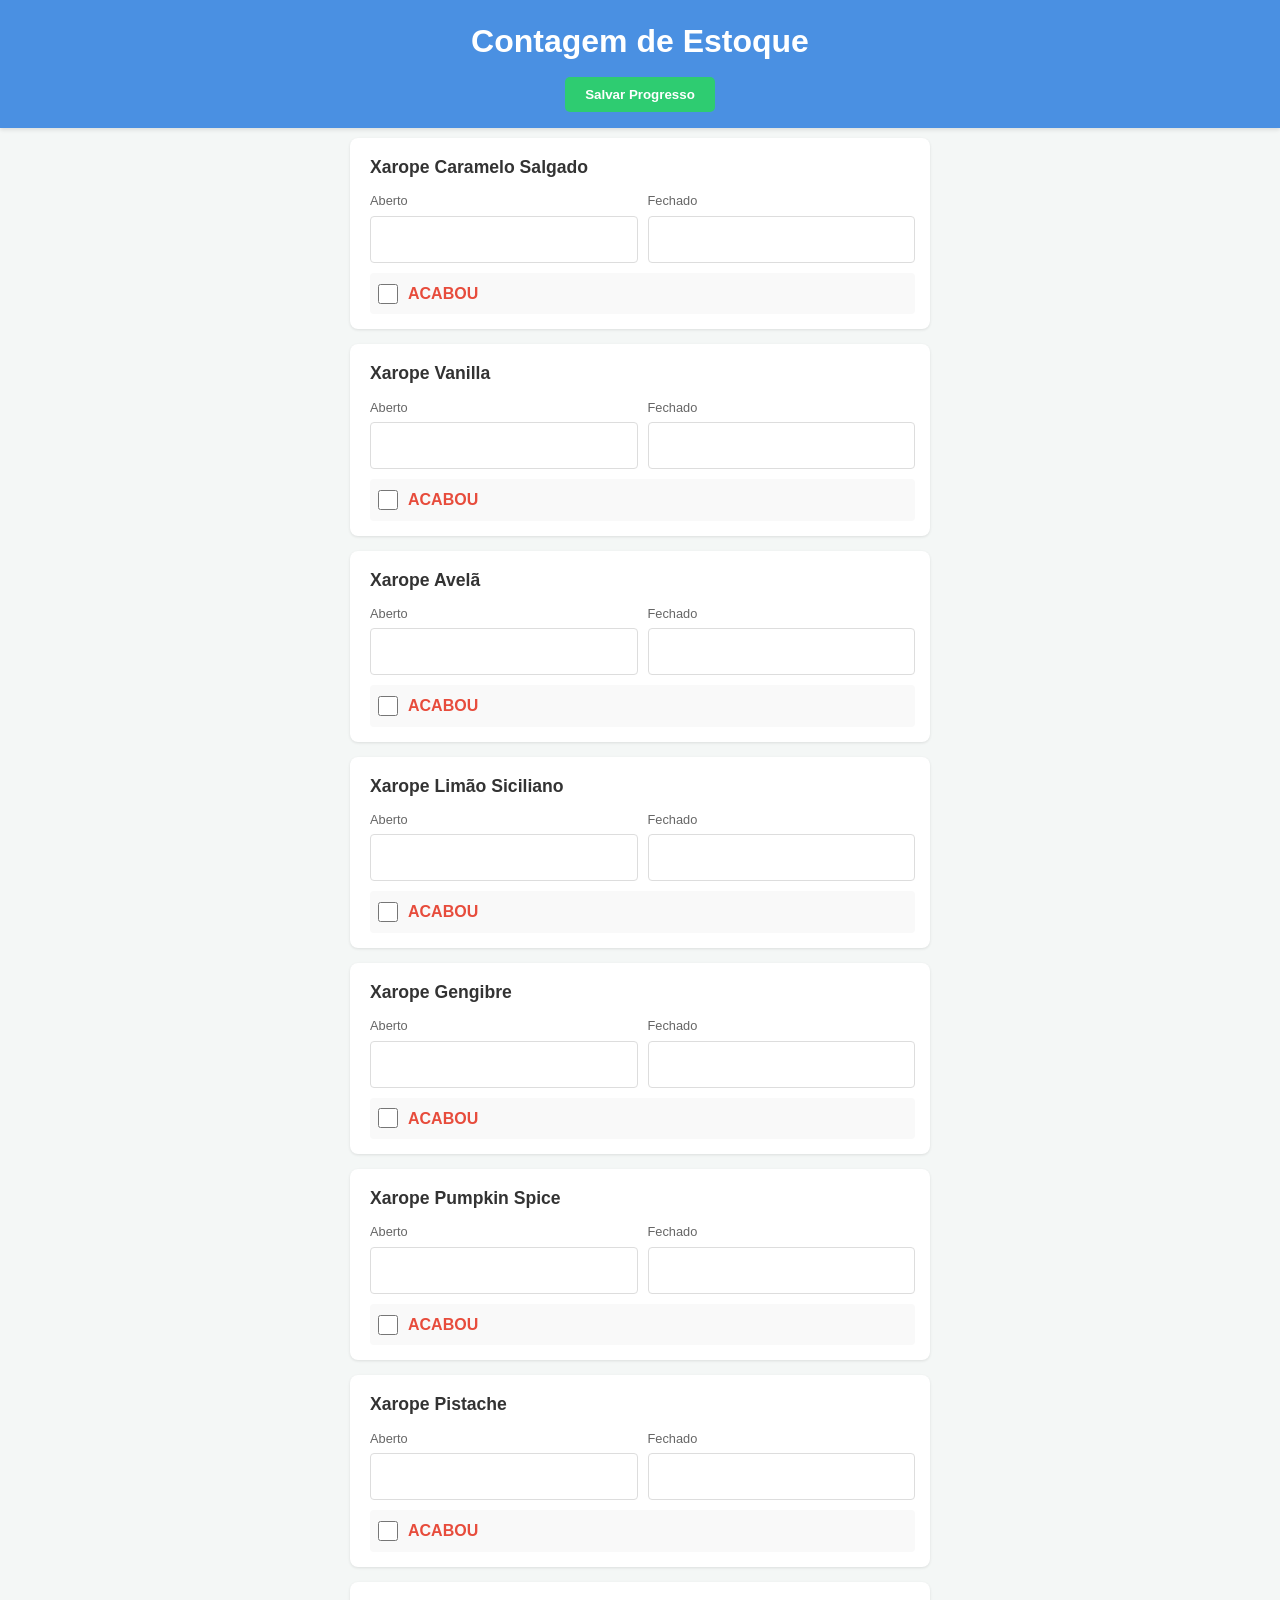
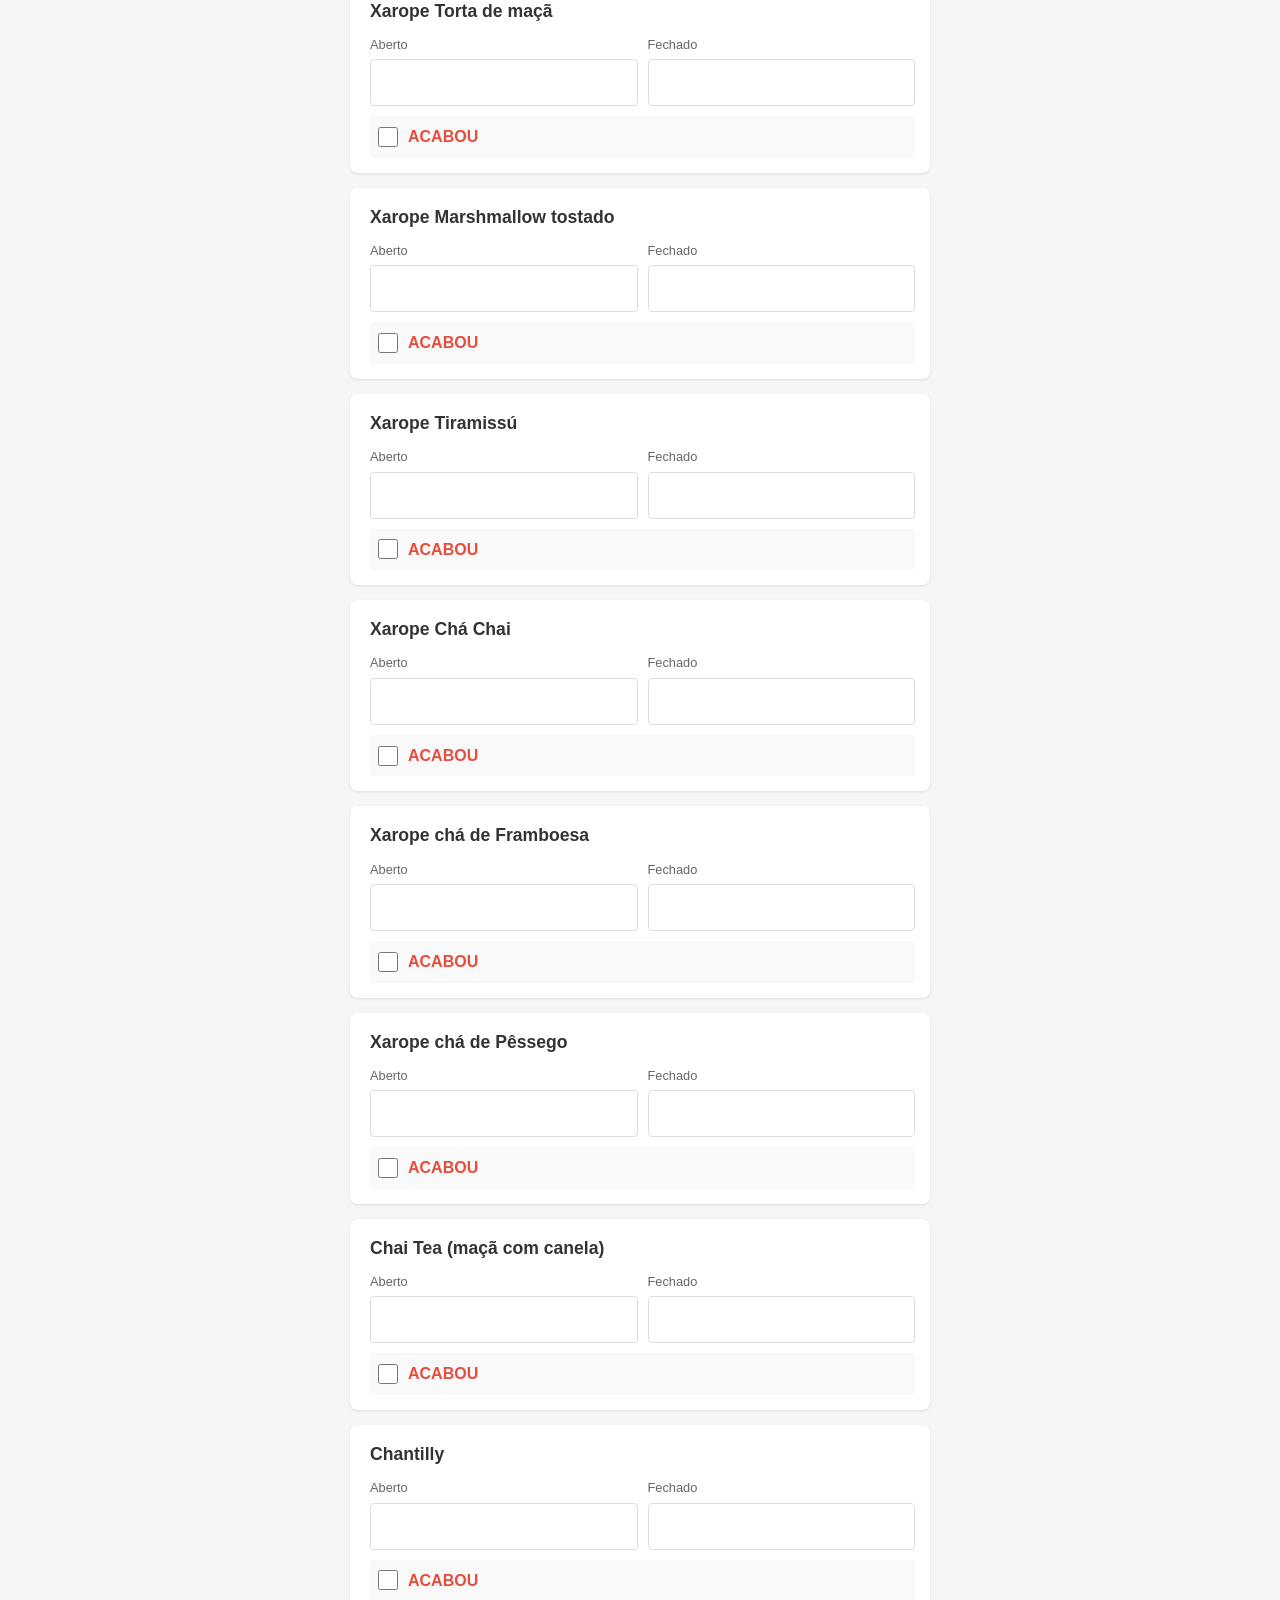
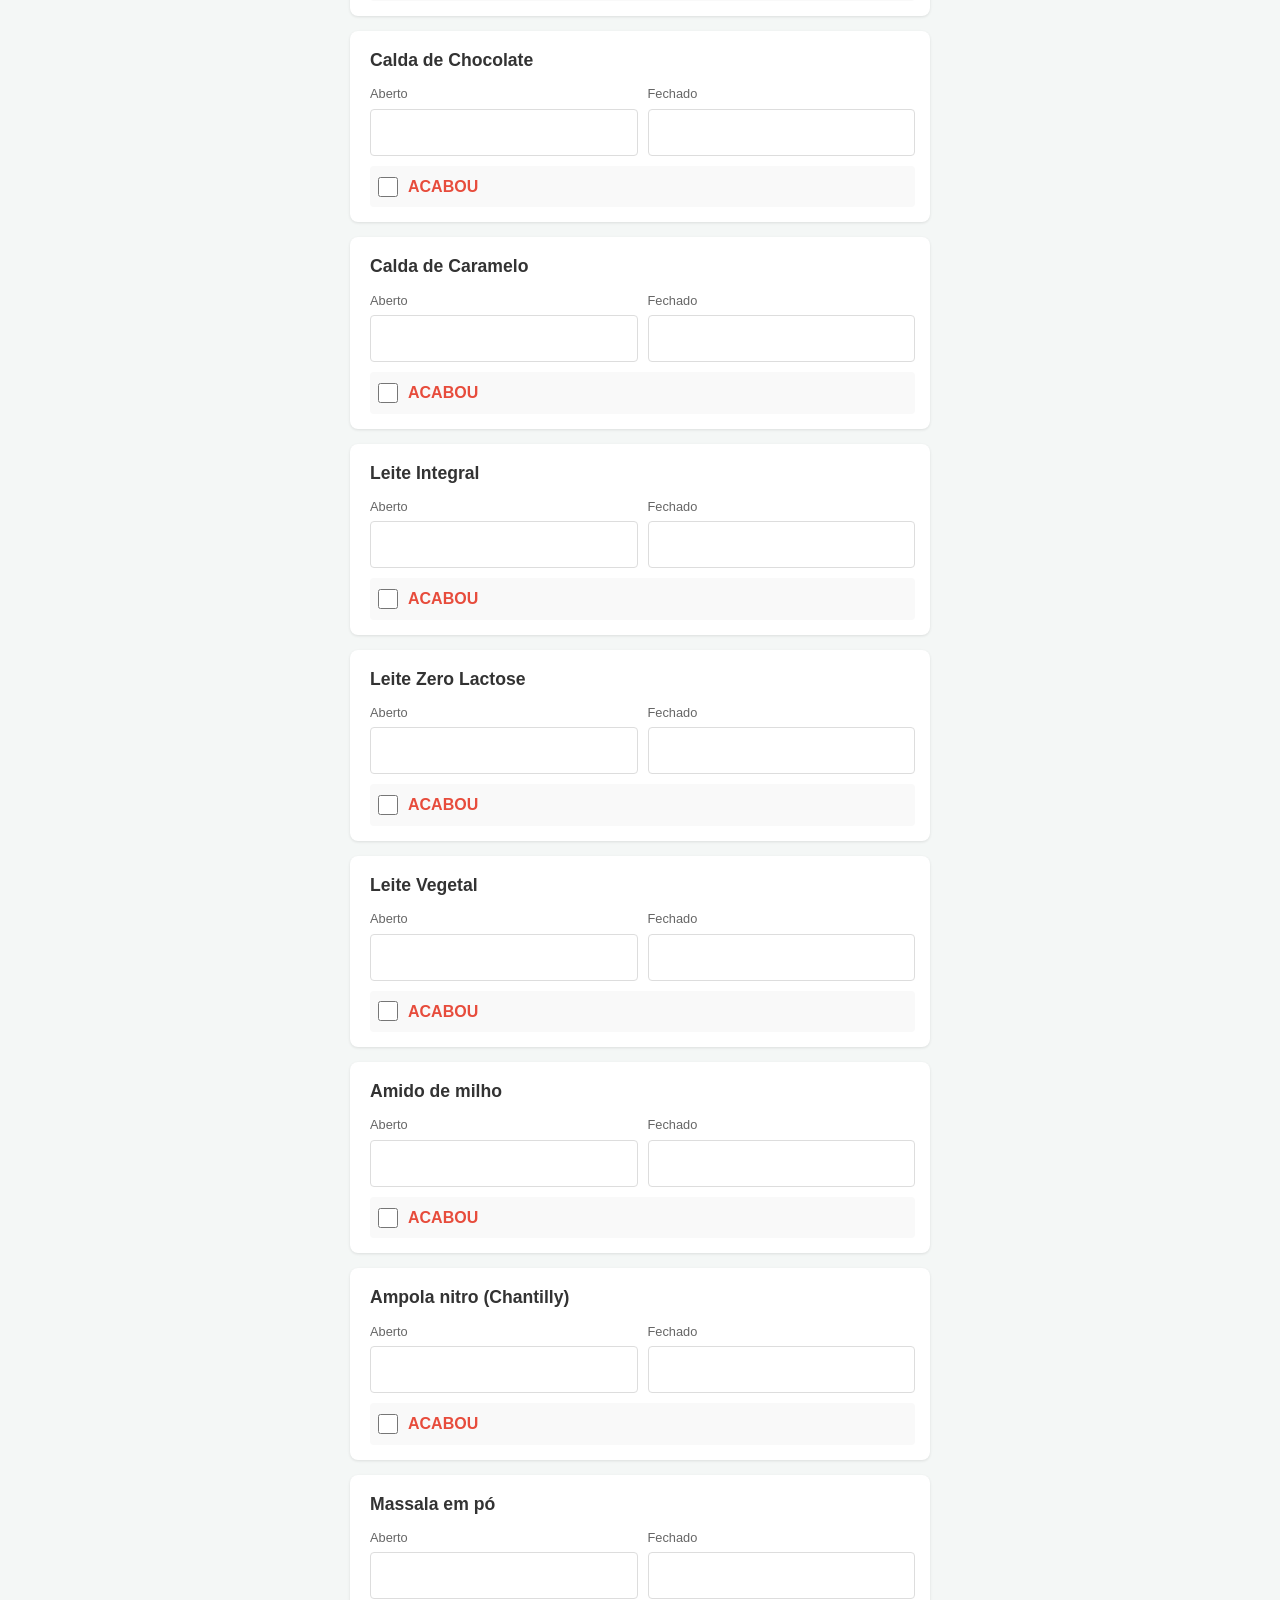
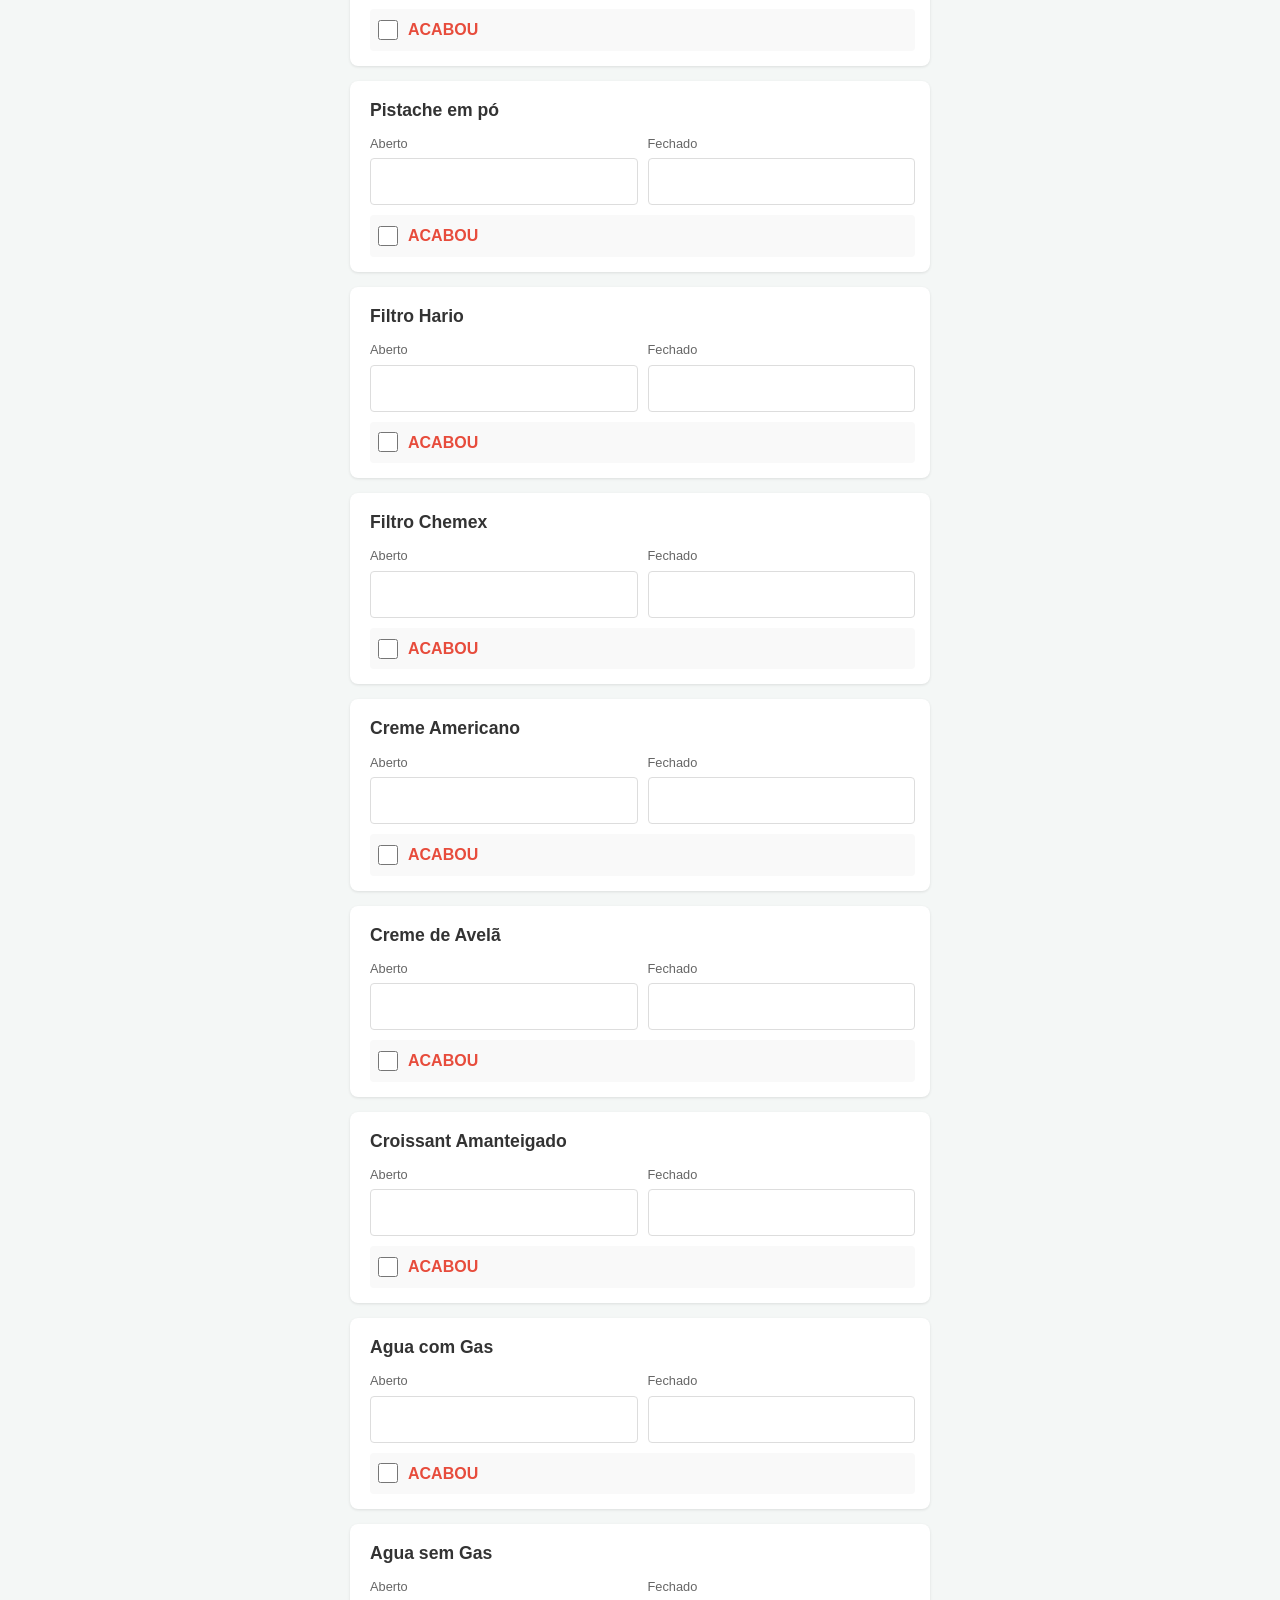
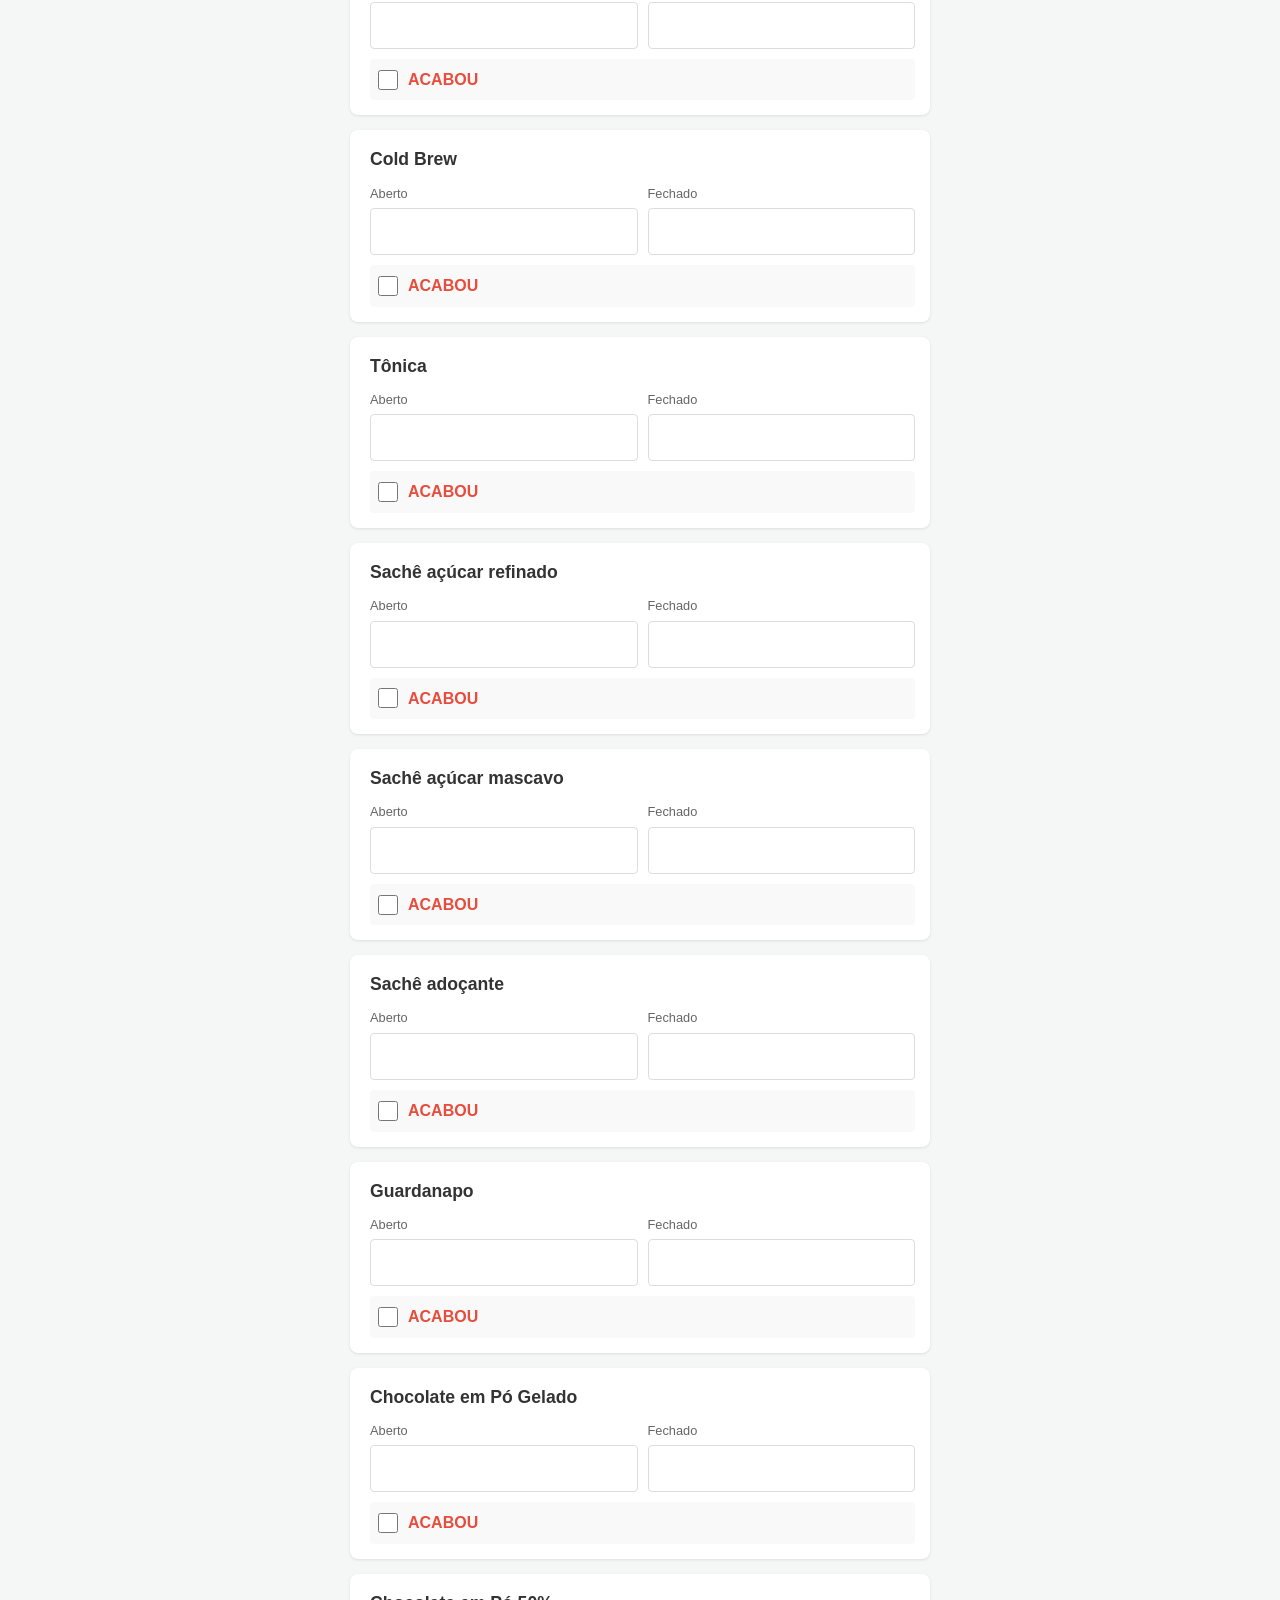
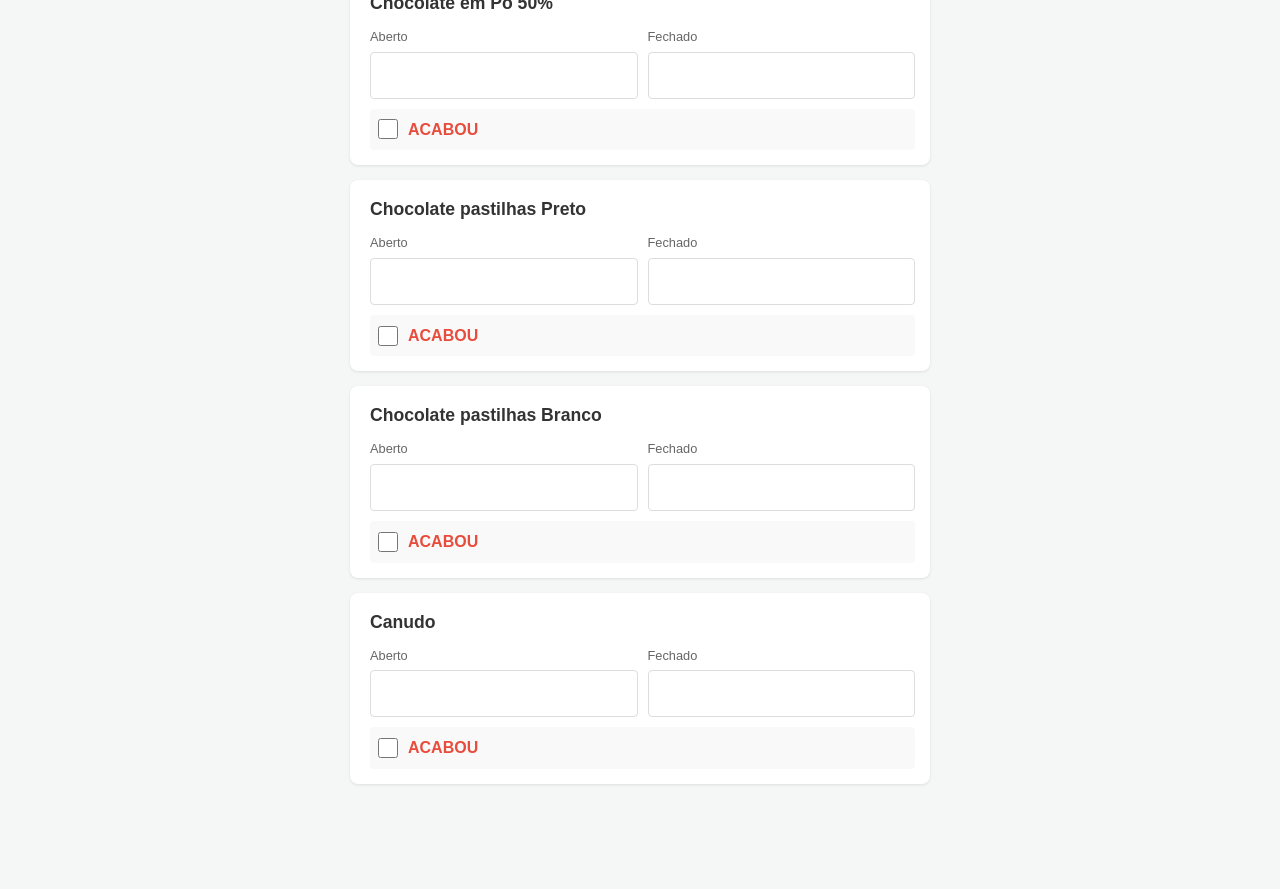
<file: index.html>
<!DOCTYPE html>
<html lang="pt-br">
<head>
    <meta charset="UTF-8">
    <meta name="viewport" content="width=device-width, initial-scale=1.0">
    <title>ERP Cafeteria - Estoque</title>
    <link rel="stylesheet" href="style.css">
</head>
<body>
    <header>
        <h1>Contagem de Estoque</h1>
        <div class="actions">
            <button id="btn-save">Salvar Progresso</button>
        </div>
    </header>
    
    <main id="app">
        <div id="product-list">
            <!-- Produtos serão inseridos via JS -->
        </div>
    </main>

    <div id="toast" class="hidden"></div>

    <script src="app.js"></script>
</body>
</html>
</file>
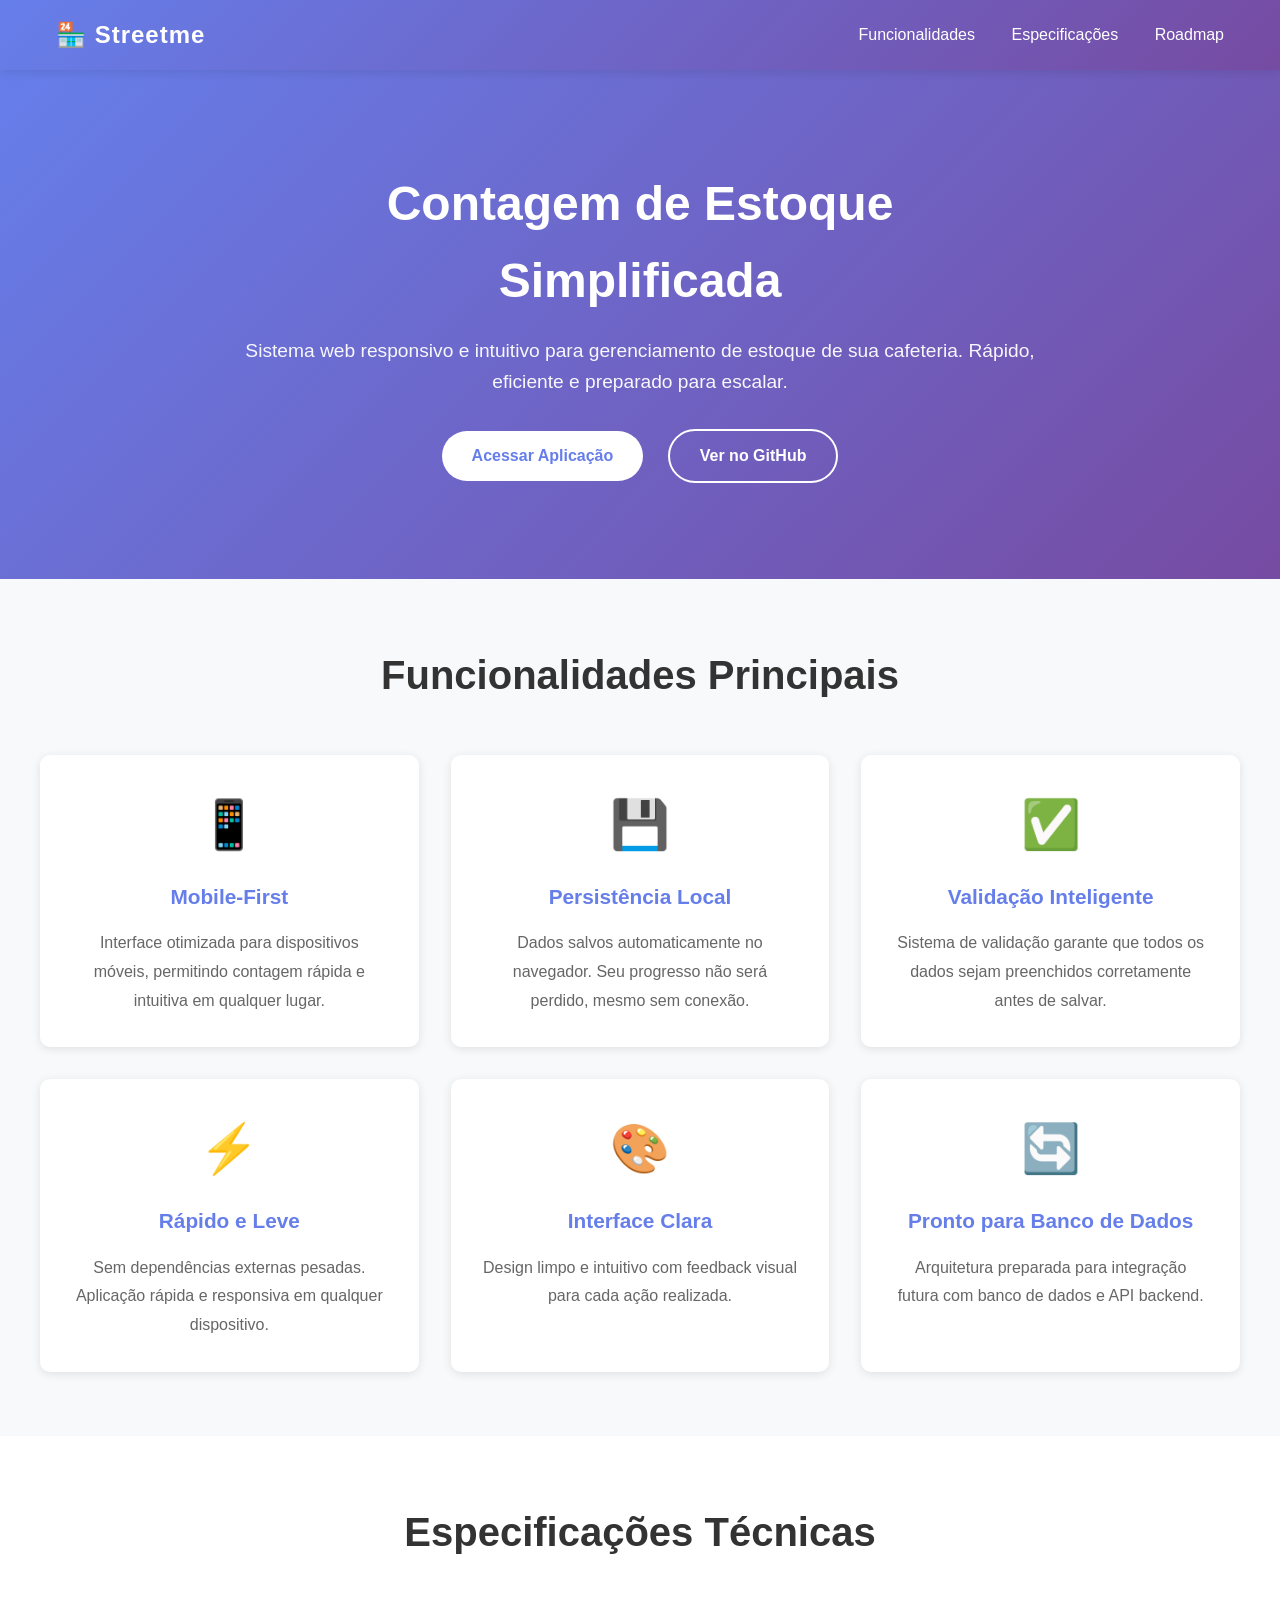
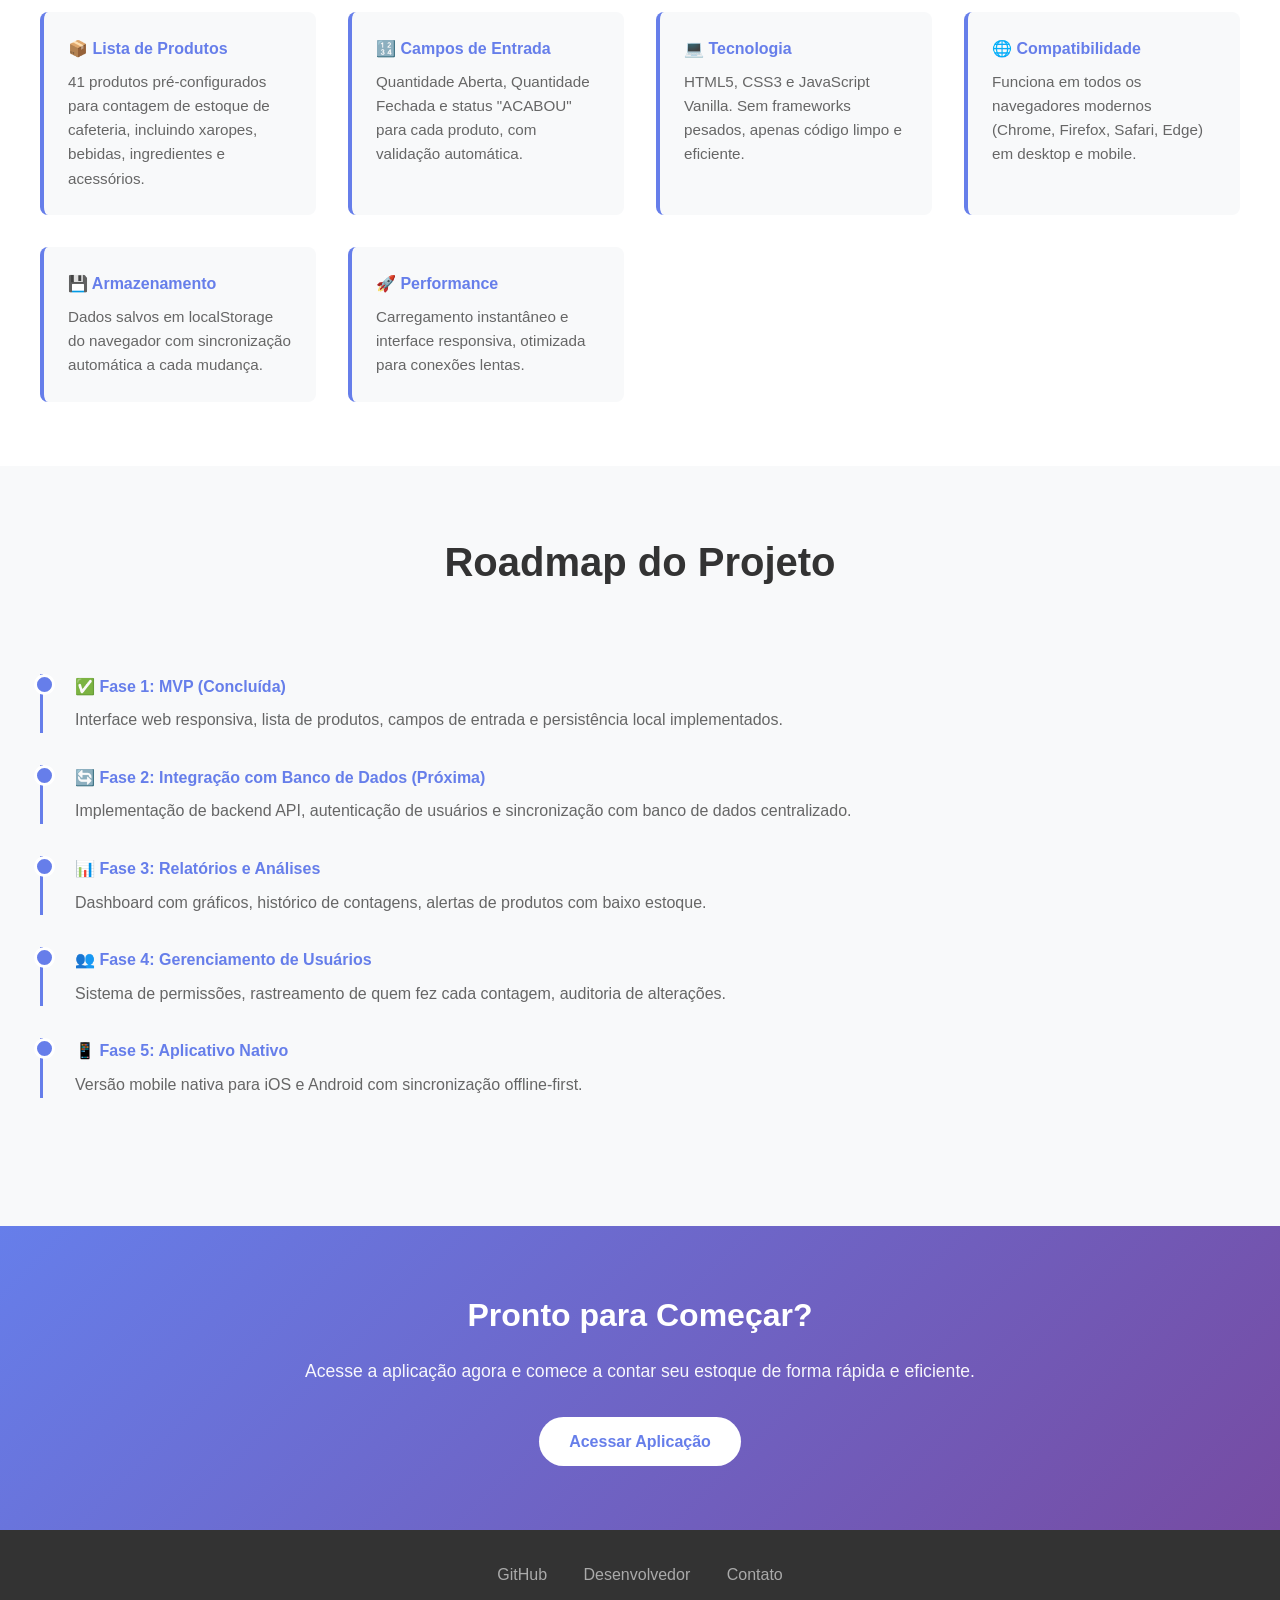
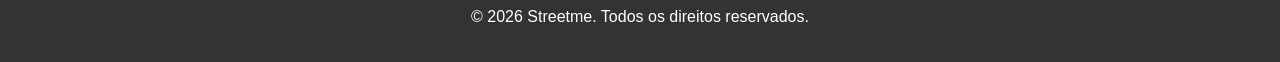
<file: landing.html>
<!DOCTYPE html>
<html lang="pt-br">
<head>
    <meta charset="UTF-8">
    <meta name="viewport" content="width=device-width, initial-scale=1.0">
    <title>Streetme - Contagem de Estoque</title>
    <style>
        * {
            margin: 0;
            padding: 0;
            box-sizing: border-box;
        }

        body {
            font-family: -apple-system, BlinkMacSystemFont, "Segoe UI", Roboto, Helvetica, Arial, sans-serif;
            line-height: 1.6;
            color: #333;
        }

        header {
            background: linear-gradient(135deg, #667eea 0%, #764ba2 100%);
            color: white;
            padding: 1rem 0;
            position: sticky;
            top: 0;
            z-index: 100;
            box-shadow: 0 2px 10px rgba(0,0,0,0.1);
        }

        .header-container {
            max-width: 1200px;
            margin: 0 auto;
            padding: 0 1rem;
            display: flex;
            justify-content: space-between;
            align-items: center;
        }

        .logo {
            font-size: 1.5rem;
            font-weight: bold;
            letter-spacing: 1px;
        }

        nav a {
            color: white;
            text-decoration: none;
            margin-left: 2rem;
            transition: opacity 0.3s;
        }

        nav a:hover {
            opacity: 0.8;
        }

        .hero {
            background: linear-gradient(135deg, #667eea 0%, #764ba2 100%);
            color: white;
            padding: 6rem 1rem;
            text-align: center;
        }

        .hero-content {
            max-width: 800px;
            margin: 0 auto;
        }

        .hero h1 {
            font-size: 3rem;
            margin-bottom: 1rem;
            font-weight: 700;
        }

        .hero p {
            font-size: 1.2rem;
            margin-bottom: 2rem;
            opacity: 0.95;
        }

        .cta-button {
            display: inline-block;
            background: white;
            color: #667eea;
            padding: 12px 30px;
            border-radius: 50px;
            text-decoration: none;
            font-weight: bold;
            transition: transform 0.3s, box-shadow 0.3s;
            margin: 0 10px;
        }

        .cta-button:hover {
            transform: translateY(-2px);
            box-shadow: 0 10px 20px rgba(0,0,0,0.2);
        }

        .cta-button.secondary {
            background: transparent;
            color: white;
            border: 2px solid white;
        }

        .features {
            padding: 4rem 1rem;
            background: #f8f9fa;
        }

        .features-container {
            max-width: 1200px;
            margin: 0 auto;
        }

        .section-title {
            text-align: center;
            font-size: 2.5rem;
            margin-bottom: 3rem;
            color: #333;
        }

        .features-grid {
            display: grid;
            grid-template-columns: repeat(auto-fit, minmax(300px, 1fr));
            gap: 2rem;
        }

        .feature-card {
            background: white;
            padding: 2rem;
            border-radius: 10px;
            box-shadow: 0 2px 10px rgba(0,0,0,0.1);
            text-align: center;
            transition: transform 0.3s;
        }

        .feature-card:hover {
            transform: translateY(-5px);
        }

        .feature-icon {
            font-size: 3rem;
            margin-bottom: 1rem;
        }

        .feature-card h3 {
            font-size: 1.3rem;
            margin-bottom: 1rem;
            color: #667eea;
        }

        .feature-card p {
            color: #666;
            line-height: 1.8;
        }

        .specs {
            padding: 4rem 1rem;
            background: white;
        }

        .specs-container {
            max-width: 1200px;
            margin: 0 auto;
        }

        .specs-grid {
            display: grid;
            grid-template-columns: repeat(auto-fit, minmax(250px, 1fr));
            gap: 2rem;
            margin-top: 2rem;
        }

        .spec-item {
            background: #f8f9fa;
            padding: 1.5rem;
            border-radius: 8px;
            border-left: 4px solid #667eea;
        }

        .spec-item h4 {
            color: #667eea;
            margin-bottom: 0.5rem;
        }

        .spec-item p {
            color: #666;
            font-size: 0.95rem;
        }

        .roadmap {
            padding: 4rem 1rem;
            background: #f8f9fa;
        }

        .roadmap-container {
            max-width: 1200px;
            margin: 0 auto;
        }

        .roadmap-timeline {
            position: relative;
            padding: 2rem 0;
        }

        .roadmap-item {
            margin-bottom: 2rem;
            padding-left: 2rem;
            border-left: 3px solid #667eea;
            position: relative;
        }

        .roadmap-item::before {
            content: '';
            position: absolute;
            left: -9px;
            top: 0;
            width: 15px;
            height: 15px;
            background: #667eea;
            border-radius: 50%;
            border: 3px solid white;
        }

        .roadmap-item h4 {
            color: #667eea;
            margin-bottom: 0.5rem;
        }

        .roadmap-item p {
            color: #666;
        }

        .cta-section {
            background: linear-gradient(135deg, #667eea 0%, #764ba2 100%);
            color: white;
            padding: 4rem 1rem;
            text-align: center;
        }

        .cta-section h2 {
            font-size: 2rem;
            margin-bottom: 1rem;
        }

        .cta-section p {
            font-size: 1.1rem;
            margin-bottom: 2rem;
            opacity: 0.95;
        }

        footer {
            background: #333;
            color: white;
            text-align: center;
            padding: 2rem 1rem;
        }

        .footer-content {
            max-width: 1200px;
            margin: 0 auto;
        }

        .footer-links {
            margin-bottom: 1rem;
        }

        .footer-links a {
            color: #aaa;
            text-decoration: none;
            margin: 0 1rem;
            transition: color 0.3s;
        }

        .footer-links a:hover {
            color: white;
        }

        @media (max-width: 768px) {
            .hero h1 {
                font-size: 2rem;
            }

            .section-title {
                font-size: 1.8rem;
            }

            nav {
                display: none;
            }

            .header-container {
                justify-content: center;
            }
        }
    </style>
</head>
<body>
    <header>
        <div class="header-container">
            <div class="logo">🏪 Streetme</div>
            <nav>
                <a href="#features">Funcionalidades</a>
                <a href="#specs">Especificações</a>
                <a href="#roadmap">Roadmap</a>
            </nav>
        </div>
    </header>

    <section class="hero">
        <div class="hero-content">
            <h1>Contagem de Estoque Simplificada</h1>
            <p>Sistema web responsivo e intuitivo para gerenciamento de estoque de sua cafeteria. Rápido, eficiente e preparado para escalar.</p>
            <a href="index.html" class="cta-button">Acessar Aplicação</a>
            <a href="https://github.com/douglasUtzig-1/StreetmeContagemEstoque" class="cta-button secondary">Ver no GitHub</a>
        </div>
    </section>

    <section class="features" id="features">
        <div class="features-container">
            <h2 class="section-title">Funcionalidades Principais</h2>
            <div class="features-grid">
                <div class="feature-card">
                    <div class="feature-icon">📱</div>
                    <h3>Mobile-First</h3>
                    <p>Interface otimizada para dispositivos móveis, permitindo contagem rápida e intuitiva em qualquer lugar.</p>
                </div>
                <div class="feature-card">
                    <div class="feature-icon">💾</div>
                    <h3>Persistência Local</h3>
                    <p>Dados salvos automaticamente no navegador. Seu progresso não será perdido, mesmo sem conexão.</p>
                </div>
                <div class="feature-card">
                    <div class="feature-icon">✅</div>
                    <h3>Validação Inteligente</h3>
                    <p>Sistema de validação garante que todos os dados sejam preenchidos corretamente antes de salvar.</p>
                </div>
                <div class="feature-card">
                    <div class="feature-icon">⚡</div>
                    <h3>Rápido e Leve</h3>
                    <p>Sem dependências externas pesadas. Aplicação rápida e responsiva em qualquer dispositivo.</p>
                </div>
                <div class="feature-card">
                    <div class="feature-icon">🎨</div>
                    <h3>Interface Clara</h3>
                    <p>Design limpo e intuitivo com feedback visual para cada ação realizada.</p>
                </div>
                <div class="feature-card">
                    <div class="feature-icon">🔄</div>
                    <h3>Pronto para Banco de Dados</h3>
                    <p>Arquitetura preparada para integração futura com banco de dados e API backend.</p>
                </div>
            </div>
        </div>
    </section>

    <section class="specs" id="specs">
        <div class="specs-container">
            <h2 class="section-title">Especificações Técnicas</h2>
            <div class="specs-grid">
                <div class="spec-item">
                    <h4>📦 Lista de Produtos</h4>
                    <p>41 produtos pré-configurados para contagem de estoque de cafeteria, incluindo xaropes, bebidas, ingredientes e acessórios.</p>
                </div>
                <div class="spec-item">
                    <h4>🔢 Campos de Entrada</h4>
                    <p>Quantidade Aberta, Quantidade Fechada e status "ACABOU" para cada produto, com validação automática.</p>
                </div>
                <div class="spec-item">
                    <h4>💻 Tecnologia</h4>
                    <p>HTML5, CSS3 e JavaScript Vanilla. Sem frameworks pesados, apenas código limpo e eficiente.</p>
                </div>
                <div class="spec-item">
                    <h4>🌐 Compatibilidade</h4>
                    <p>Funciona em todos os navegadores modernos (Chrome, Firefox, Safari, Edge) em desktop e mobile.</p>
                </div>
                <div class="spec-item">
                    <h4>💾 Armazenamento</h4>
                    <p>Dados salvos em localStorage do navegador com sincronização automática a cada mudança.</p>
                </div>
                <div class="spec-item">
                    <h4>🚀 Performance</h4>
                    <p>Carregamento instantâneo e interface responsiva, otimizada para conexões lentas.</p>
                </div>
            </div>
        </div>
    </section>

    <section class="roadmap" id="roadmap">
        <div class="roadmap-container">
            <h2 class="section-title">Roadmap do Projeto</h2>
            <div class="roadmap-timeline">
                <div class="roadmap-item">
                    <h4>✅ Fase 1: MVP (Concluída)</h4>
                    <p>Interface web responsiva, lista de produtos, campos de entrada e persistência local implementados.</p>
                </div>
                <div class="roadmap-item">
                    <h4>🔄 Fase 2: Integração com Banco de Dados (Próxima)</h4>
                    <p>Implementação de backend API, autenticação de usuários e sincronização com banco de dados centralizado.</p>
                </div>
                <div class="roadmap-item">
                    <h4>📊 Fase 3: Relatórios e Análises</h4>
                    <p>Dashboard com gráficos, histórico de contagens, alertas de produtos com baixo estoque.</p>
                </div>
                <div class="roadmap-item">
                    <h4>👥 Fase 4: Gerenciamento de Usuários</h4>
                    <p>Sistema de permissões, rastreamento de quem fez cada contagem, auditoria de alterações.</p>
                </div>
                <div class="roadmap-item">
                    <h4>📱 Fase 5: Aplicativo Nativo</h4>
                    <p>Versão mobile nativa para iOS e Android com sincronização offline-first.</p>
                </div>
            </div>
        </div>
    </section>

    <section class="cta-section">
        <div class="hero-content">
            <h2>Pronto para Começar?</h2>
            <p>Acesse a aplicação agora e comece a contar seu estoque de forma rápida e eficiente.</p>
            <a href="index.html" class="cta-button">Acessar Aplicação</a>
        </div>
    </section>

    <footer>
        <div class="footer-content">
            <div class="footer-links">
                <a href="https://github.com/douglasUtzig-1/StreetmeContagemEstoque">GitHub</a>
                <a href="https://github.com/douglasUtzig-1">Desenvolvedor</a>
                <a href="mailto:contact@streetme.com">Contato</a>
            </div>
            <p>&copy; 2026 Streetme. Todos os direitos reservados.</p>
        </div>
    </footer>
</body>
</html>
</file>
<file: style.css>
:root {
    --primary-color: #4a90e2;
    --success-color: #2ecc71;
    --danger-color: #e74c3c;
    --background-color: #f4f7f6;
    --card-background: #ffffff;
    --text-color: #333333;
}

* {
    box-sizing: border-box;
    margin: 0;
    padding: 0;
}

body {
    font-family: -apple-system, BlinkMacSystemFont, "Segoe UI", Roboto, Helvetica, Arial, sans-serif;
    background-color: var(--background-color);
    color: var(--text-color);
    line-height: 1.6;
    padding-bottom: 80px; /* Espaço para botões flutuantes ou ações */
}

header {
    background-color: var(--primary-color);
    color: white;
    padding: 1rem;
    text-align: center;
    position: sticky;
    top: 0;
    z-index: 100;
    box-shadow: 0 2px 4px rgba(0,0,0,0.1);
}

.actions {
    margin-top: 10px;
    display: flex;
    justify-content: center;
    gap: 10px;
}

button {
    padding: 10px 20px;
    border: none;
    border-radius: 5px;
    cursor: pointer;
    font-weight: bold;
    transition: opacity 0.2s;
}

#btn-save { background-color: var(--success-color); color: white; }
#btn-export { background-color: #34495e; color: white; }

button:active { opacity: 0.7; }

#product-list {
    padding: 10px;
    max-width: 600px;
    margin: 0 auto;
}

.product-card {
    background: var(--card-background);
    border-radius: 8px;
    padding: 15px;
    margin-bottom: 15px;
    box-shadow: 0 1px 3px rgba(0,0,0,0.1);
    border-left: 5px solid transparent;
}

.product-card.filled {
    border-left-color: var(--success-color);
}

.product-card.out-of-stock {
    background-color: #ffeaea;
    border-left-color: var(--danger-color);
}

.product-name {
    font-size: 1.1rem;
    font-weight: bold;
    margin-bottom: 10px;
}

.inputs-row {
    display: grid;
    grid-template-columns: 1fr 1fr;
    gap: 10px;
}

.input-group {
    display: flex;
    flex-direction: column;
}

.input-group label {
    font-size: 0.8rem;
    color: #666;
    margin-bottom: 4px;
}

input[type="number"] {
    padding: 12px;
    font-size: 1.1rem;
    border: 1px solid #ddd;
    border-radius: 4px;
    width: 100%;
}

.checkbox-group {
    margin-top: 10px;
    display: flex;
    align-items: center;
    gap: 10px;
    background: #f9f9f9;
    padding: 8px;
    border-radius: 4px;
}

input[type="checkbox"] {
    width: 20px;
    height: 20px;
}

.checkbox-group label {
    font-weight: bold;
    color: var(--danger-color);
}

#toast {
    position: fixed;
    bottom: 20px;
    left: 50%;
    transform: translateX(-50%);
    background: #333;
    color: white;
    padding: 10px 20px;
    border-radius: 20px;
    z-index: 1000;
    transition: opacity 0.3s;
}

.hidden { display: none; opacity: 0; }
</file>
